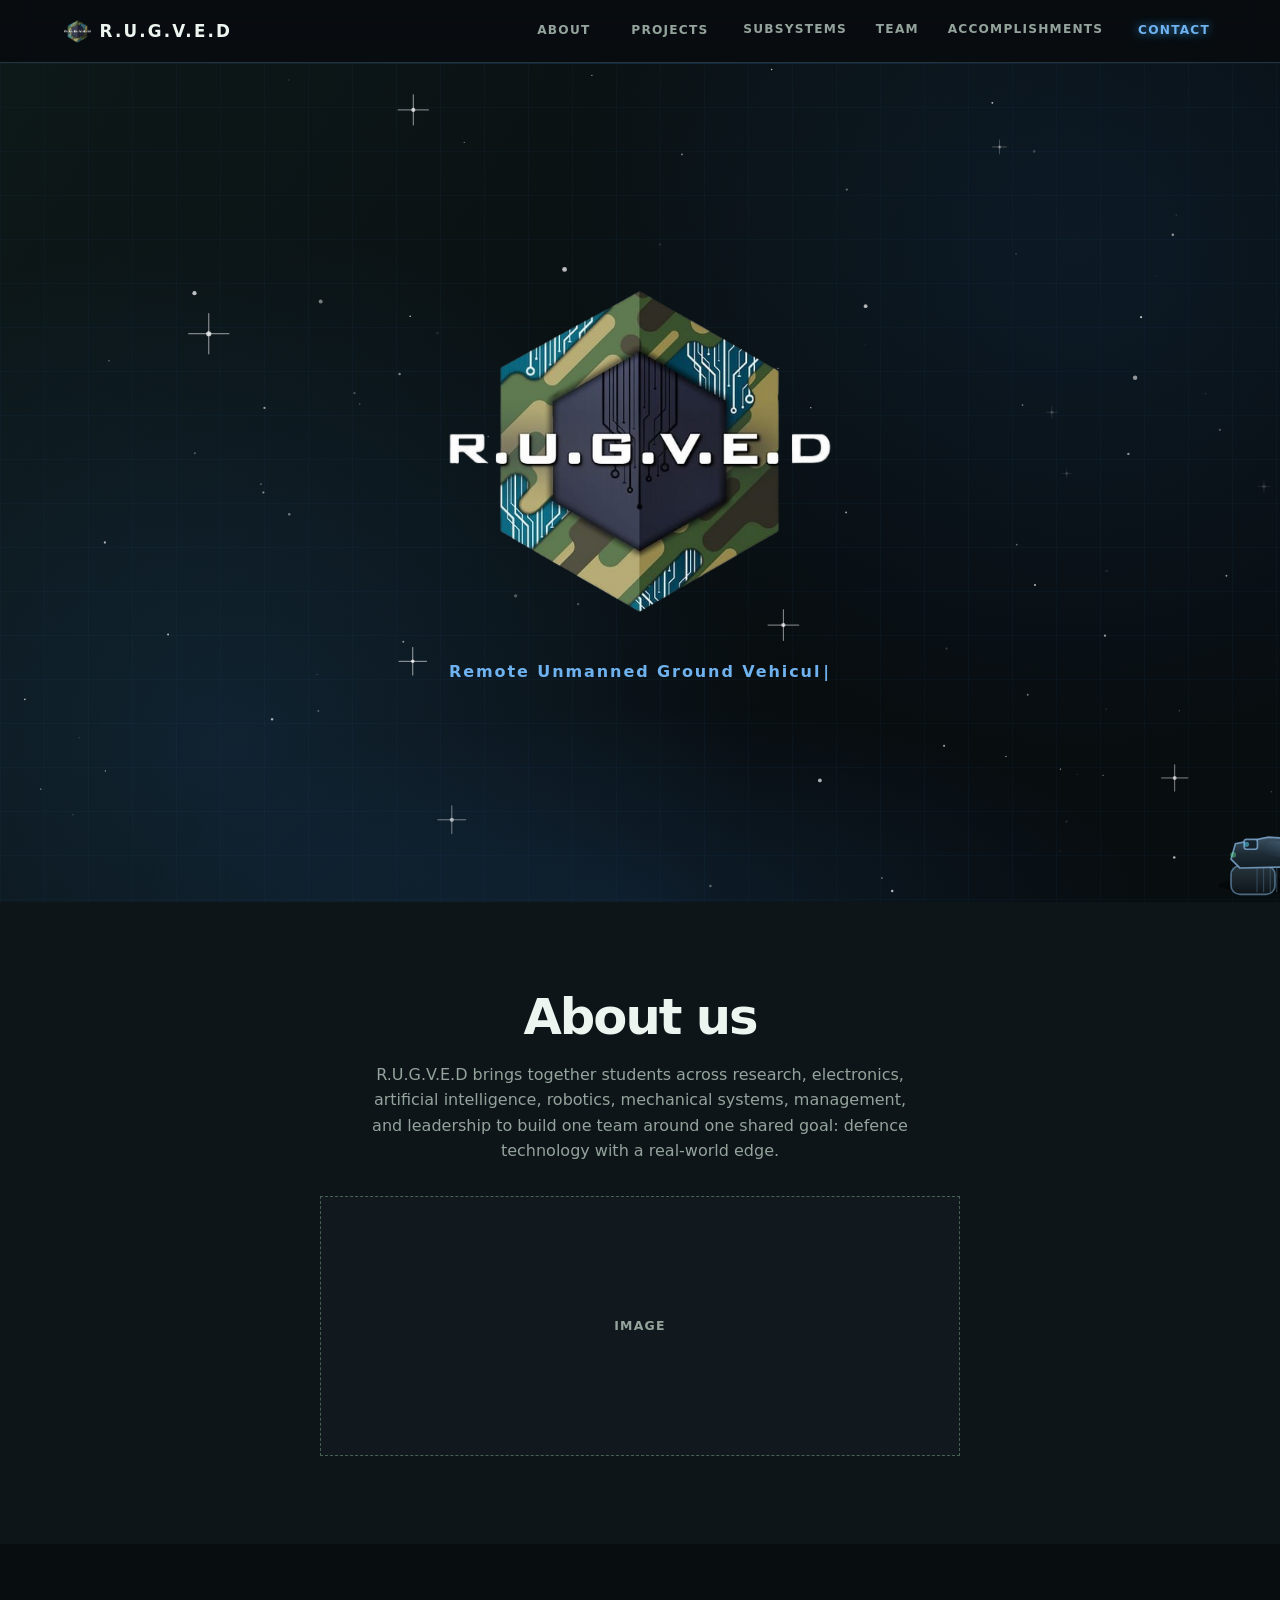
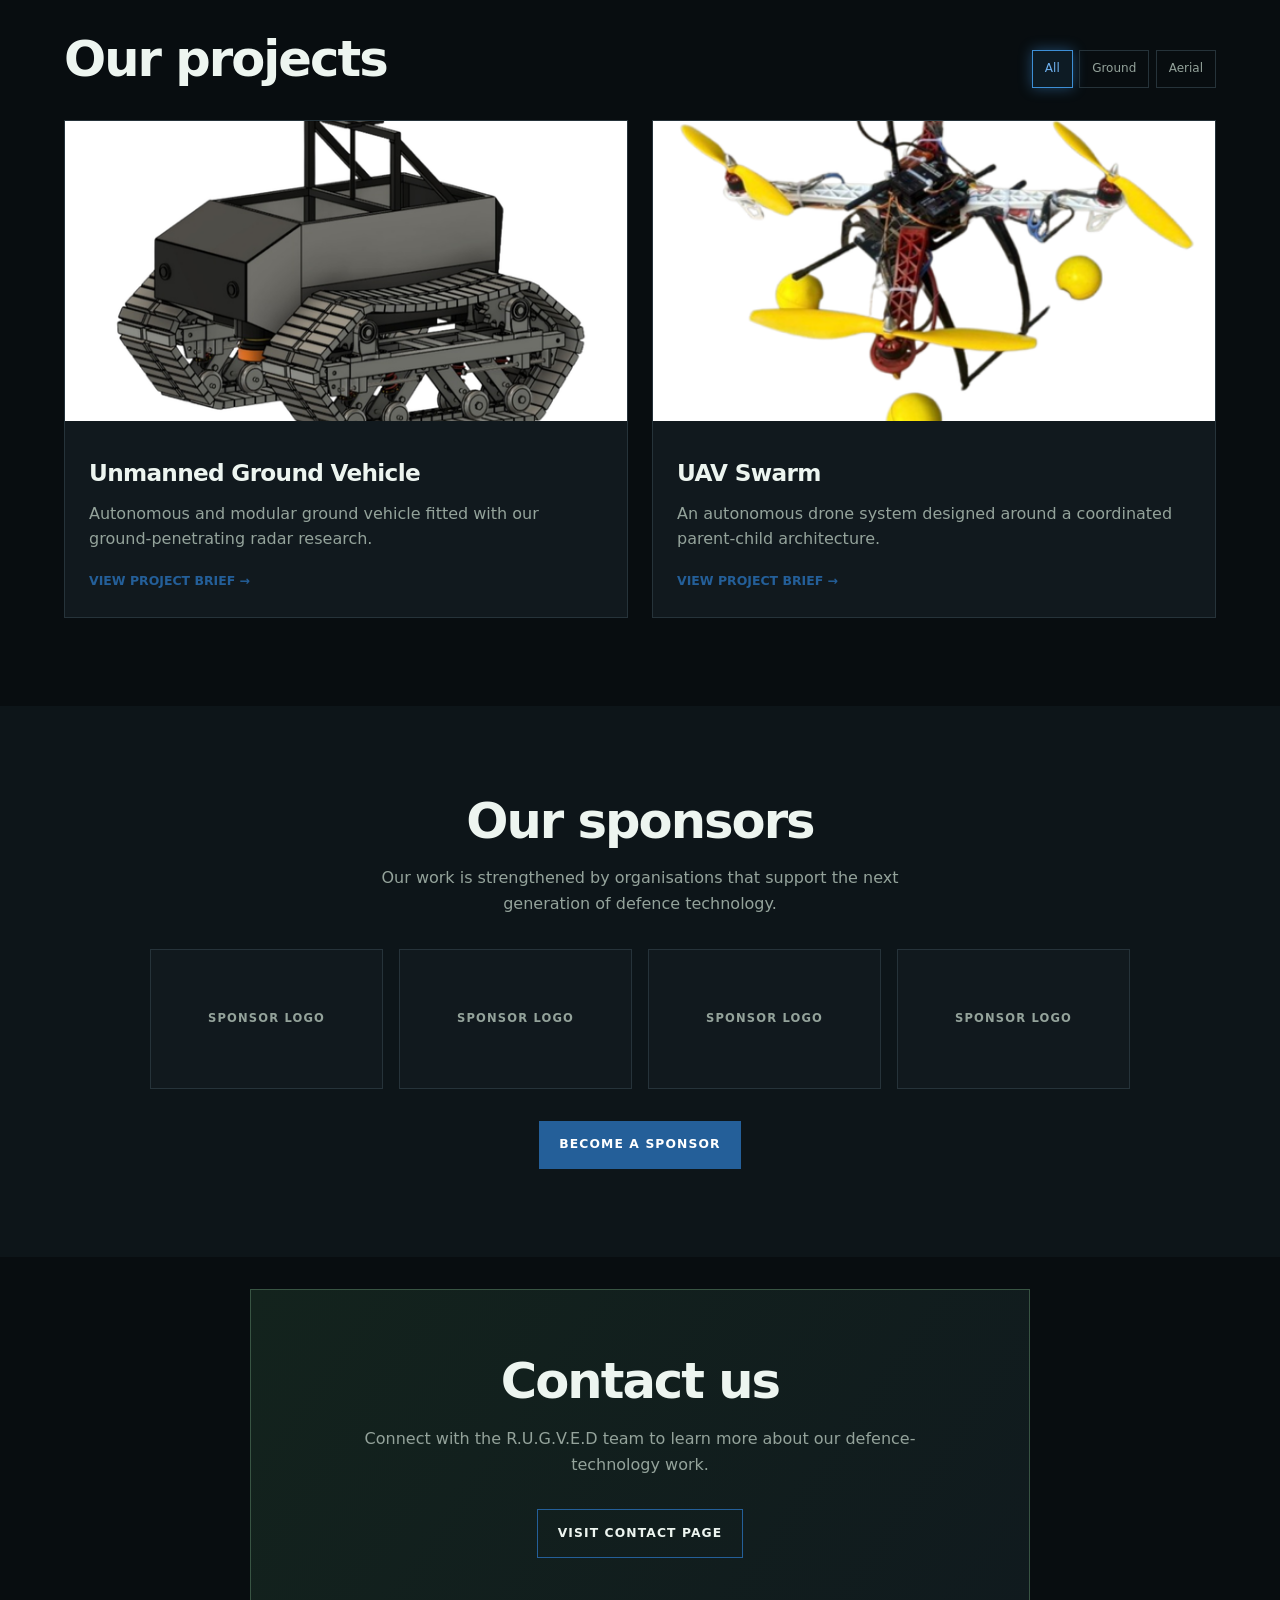
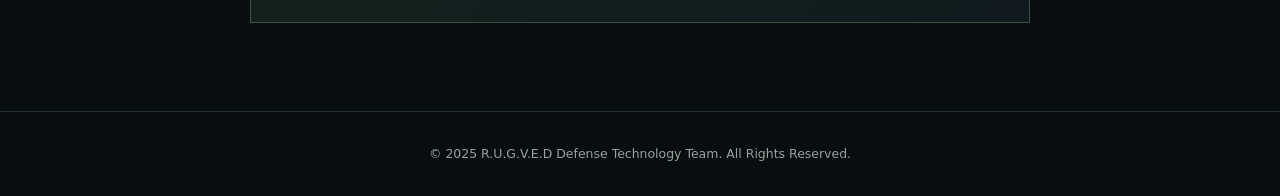
<file: index.html>
<!DOCTYPE html>
<html lang="en">
<head>
  <meta charset="UTF-8">
  <meta name="viewport" content="width=device-width, initial-scale=1.0">
  <meta name="description" content="R.U.G.V.E.D — Remote Unmanned Ground Vehicular Electronic Defence Systems.">
  <title>R.U.G.V.E.D</title>
  <link rel="stylesheet" href="style.css">
</head>
<body>
  <nav class="navbar">
    <a class="logo" href="index.html" aria-label="Go to landing page"><img class="navbar-logo" src="pictures/RUGVED_removedBG.png" alt="">R.U.G.V.E.D</a>
    <button class="menu-button" type="button" aria-expanded="false" aria-label="Toggle navigation">☰</button>
    <div class="nav-links">
      <button type="button" data-scroll="#about">About</button>
      <button type="button" data-scroll="#projects">Projects</button>
      <a href="subsystems.html">Subsystems</a>
      <a href="team.html">Team</a>
      <a href="accomplishments.html">Accomplishments</a>
      <button type="button" data-scroll="#join">Contact</button>
    </div>
  </nav>

  <main id="top">
    <header class="hero">
      <canvas class="particle-canvas" aria-hidden="true"></canvas>
      <div class="hero-grid">
        <div class="hero-content">
          <button class="hero-logo-button" type="button" data-scroll="#about" aria-label="Go to about section">
            <img class="hero-logo" src="pictures/RUGVED_removedBG.png" alt="R.U.G.V.E.D logo">
          </button>
        </div>
      </div>
    </header>

    <section id="about" class="about-section text-section">
      <h2>About us</h2>
      <p class="section-intro">R.U.G.V.E.D brings together students across research, electronics, artificial intelligence, robotics, mechanical systems, management, and leadership to build one team around one shared goal: defence technology with a real-world edge.</p>
      <div class="image-placeholder" title="Add image here">Image</div>
    </section>

    <section id="projects" class="projects-section">
      <div class="section-heading">
        <div>
          <h2>Our projects</h2>
        </div>
        <div class="filters" aria-label="Filter projects">
          <button class="active" type="button" data-filter="all">All</button>
          <button type="button" data-filter="ground">Ground</button>
          <button type="button" data-filter="aerial">Aerial</button>
        </div>
      </div>
      <div class="project-grid" id="project-grid">
        <article class="project-card">
          <img src="pictures/ugv.png" alt="Aegis unmanned ground vehicle">
          <div class="card-content">
            <h3>Unmanned Ground Vehicle</h3>
            <p>Autonomous and modular ground vehicle fitted with our ground-penetrating radar research.</p>
            <button class="details-button" type="button" data-project="ground">View project brief →</button>
          </div>
        </article>
        <article class="project-card">
          <img src="pictures/swarm.png" alt="Aegis UAV swarm">
          <div class="card-content">
            <h3>UAV Swarm</h3>
            <p>An autonomous drone system designed around a coordinated parent-child architecture.</p>
            <button class="details-button" type="button" data-project="aerial">View project brief →</button>
          </div>
        </article>
      </div>
    </section>

    <section id="sponsors" class="sponsors-section">
      <h2>Our sponsors</h2>
      <p class="section-intro">Our work is strengthened by organisations that support the next generation of defence technology.</p>
      <div class="sponsor-grid" aria-label="Sponsor logos">
        <div class="sponsor-logo">Sponsor logo</div>
        <div class="sponsor-logo">Sponsor logo</div>
        <div class="sponsor-logo">Sponsor logo</div>
        <div class="sponsor-logo">Sponsor logo</div>
      </div>
      <a href="https://rugved.co.in/#contact" class="btn sponsor-cta">Become a sponsor</a>
    </section>

    <section id="join" class="join-section">
      <div class="join-card">
        <h2>Contact us</h2>
        <p>Connect with the R.U.G.V.E.D team to learn more about our defence-technology work.</p>
        <a href="https://rugved.co.in/#contact" class="btn btn-secondary">Visit contact page</a>
      </div>
    </section>
  </main>

  <footer>© 2025 R.U.G.V.E.D Defense Technology Team. All Rights Reserved.</footer>

  <div class="modal-backdrop" id="project-modal" hidden>
    <section class="project-modal" role="dialog" aria-modal="true" aria-labelledby="modal-title">
      <button class="close-button" type="button" aria-label="Close project brief">×</button>
      <h2 id="modal-title"></h2>
      <p id="modal-detail"></p>
      <div class="tag-list" id="modal-tags"></div>
    </section>
  </div>

  <script>
    const projects = [
      {
        name: 'Unmanned Ground Vehicle',
        division: 'Ground division',
        type: 'ground',
        image: 'pictures/ugv.png',
        alt: 'Aegis unmanned ground vehicle',
        summary: 'Autonomous and modular ground vehicle fitted with our ground-penetrating radar research.',
        detail: 'Vanguard is an all-terrain test platform exploring real-time mapping, obstacle avoidance, and modular payload integration.',
        tags: ['Autonomy', 'Mapping', 'Modular']
      },
      {
        name: 'UAV Swarm',
        division: 'Aerial division',
        type: 'aerial',
        image: 'pictures/swarm.png',
        alt: 'Aegis UAV swarm',
        summary: 'An autonomous drone system designed around a coordinated parent-child architecture.',
        detail: 'Sentinel investigates how a small group of UAVs can coordinate sensing, navigation, and mission hand-offs.',
        tags: ['Swarm', 'Vision', 'Coordination']
      }
    ];

    const projectGrid = document.querySelector('#project-grid');
    const modal = document.querySelector('#project-modal');
    const menuButton = document.querySelector('.menu-button');
    const navLinks = document.querySelector('.nav-links');

    function renderProjects(filter = 'all') {
      const visibleProjects = filter === 'all' ? projects : projects.filter(project => project.type === filter);
      projectGrid.innerHTML = visibleProjects.map(project => `
        <article class="project-card">
          <img src="${project.image}" alt="${project.alt}">
          <div class="card-content">
            <h3>${project.name}</h3>
            <p>${project.summary}</p>
            <button class="details-button" type="button" data-project="${project.type}">View project brief →</button>
          </div>
        </article>
      `).join('');
    }

    function openModal(projectType) {
      const project = projects.find(item => item.type === projectType);
      if (!project) return;

      document.querySelector('#modal-title').textContent = project.name;
      document.querySelector('#modal-detail').textContent = project.detail;
      document.querySelector('#modal-tags').innerHTML = project.tags.map(tag => `<span>${tag}</span>`).join('');
      modal.hidden = false;
      document.querySelector('.close-button').focus();
    }

    function closeModal() {
      modal.hidden = true;
    }

    document.addEventListener('click', event => {
      const scrollTarget = event.target.closest('[data-scroll]');
      if (scrollTarget) {
        document.querySelector(scrollTarget.dataset.scroll)?.scrollIntoView({ behavior: 'smooth' });
        navLinks.classList.remove('is-open');
        menuButton.setAttribute('aria-expanded', 'false');
      }

      const filterButton = event.target.closest('[data-filter]');
      if (filterButton) {
        document.querySelectorAll('[data-filter]').forEach(button => button.classList.toggle('active', button === filterButton));
        renderProjects(filterButton.dataset.filter);
      }

      const detailsButton = event.target.closest('[data-project]');
      if (detailsButton) openModal(detailsButton.dataset.project);
      if (event.target.matches('.close-button') || event.target === modal) closeModal();
    });

    menuButton.addEventListener('click', () => {
      const isOpen = navLinks.classList.toggle('is-open');
      menuButton.setAttribute('aria-expanded', String(isOpen));
    });

    document.addEventListener('keydown', event => {
      if (event.key === 'Escape') closeModal();
    });

    renderProjects();
  </script>
  <script src="drones.js"></script>
  <script src="dynamic.js"></script>
</body>
</html>
</file>
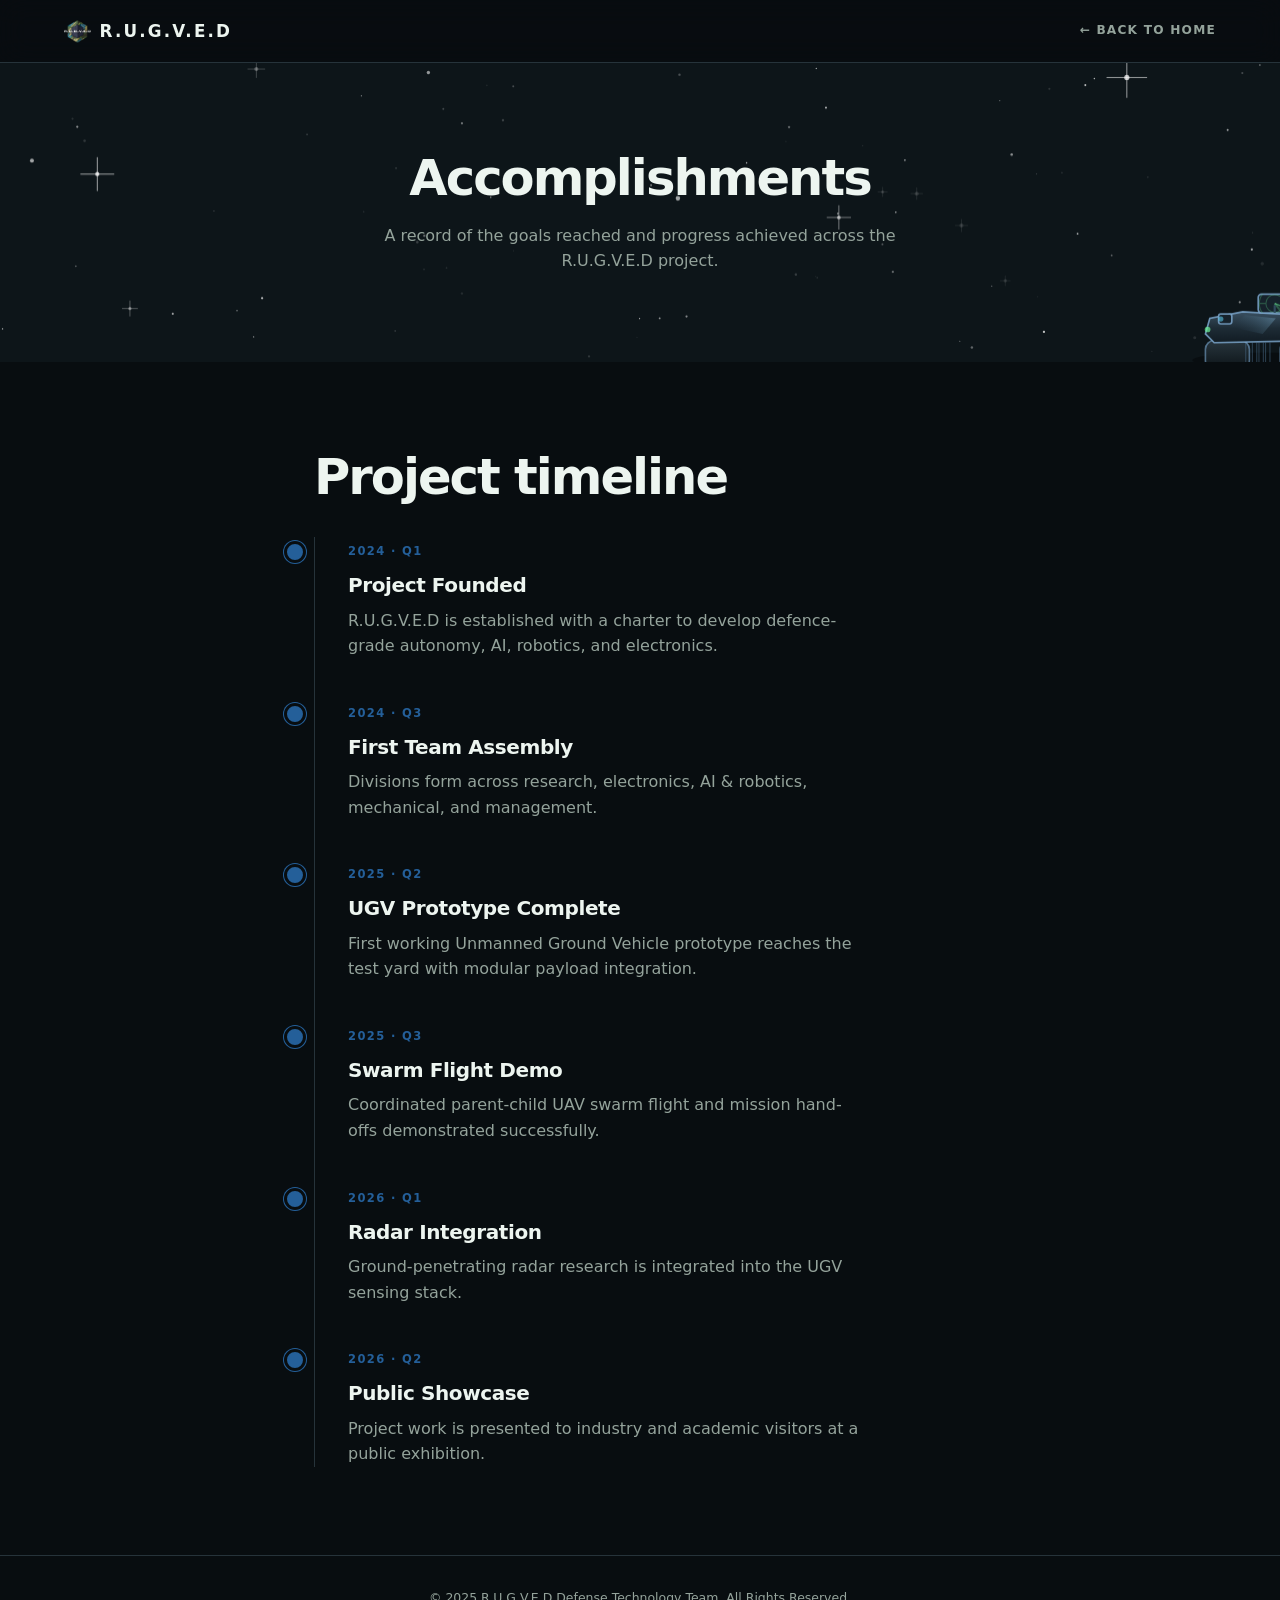
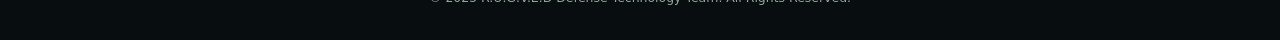
<file: accomplishments.html>
<!DOCTYPE html>
<html lang="en">
<head>
  <meta charset="UTF-8">
  <meta name="viewport" content="width=device-width, initial-scale=1.0">
  <meta name="description" content="Accomplishments and milestones achieved by R.U.G.V.E.D.">
  <title>Accomplishments | R.U.G.V.E.D</title>
  <link rel="stylesheet" href="style.css">
</head>
<body>
  <nav class="navbar">
    <a class="logo" href="index.html" aria-label="Go to home page"><img class="navbar-logo" src="pictures/RUGVED_removedBG.png" alt="">R.U.G.V.E.D</a>
    <a class="text-button" href="index.html">← Back to home</a>
  </nav>

  <main>
    <section class="about-section">
      <canvas class="particle-canvas" aria-hidden="true"></canvas>
      <h1>Accomplishments</h1>
      <p class="section-intro">A record of the goals reached and progress achieved across the R.U.G.V.E.D project.</p>
    </section>

    <section class="timeline-section">
      <div class="section-heading">
        <div>
          <h2>Project timeline</h2>
        </div>
      </div>
      <ol class="timeline">
        <li class="timeline-item">
          <span class="timeline-date">2024 · Q1</span>
          <h3>Project Founded</h3>
          <p>R.U.G.V.E.D is established with a charter to develop defence-grade autonomy, AI, robotics, and electronics.</p>
        </li>
        <li class="timeline-item">
          <span class="timeline-date">2024 · Q3</span>
          <h3>First Team Assembly</h3>
          <p>Divisions form across research, electronics, AI &amp; robotics, mechanical, and management.</p>
        </li>
        <li class="timeline-item">
          <span class="timeline-date">2025 · Q2</span>
          <h3>UGV Prototype Complete</h3>
          <p>First working Unmanned Ground Vehicle prototype reaches the test yard with modular payload integration.</p>
        </li>
        <li class="timeline-item">
          <span class="timeline-date">2025 · Q3</span>
          <h3>Swarm Flight Demo</h3>
          <p>Coordinated parent-child UAV swarm flight and mission hand-offs demonstrated successfully.</p>
        </li>
        <li class="timeline-item">
          <span class="timeline-date">2026 · Q1</span>
          <h3>Radar Integration</h3>
          <p>Ground-penetrating radar research is integrated into the UGV sensing stack.</p>
        </li>
        <li class="timeline-item">
          <span class="timeline-date">2026 · Q2</span>
          <h3>Public Showcase</h3>
          <p>Project work is presented to industry and academic visitors at a public exhibition.</p>
        </li>
      </ol>
    </section>
  </main>

  <footer>© 2025 R.U.G.V.E.D Defense Technology Team. All Rights Reserved.</footer>
  <script src="drones.js"></script>
</body>
</html>
</file>
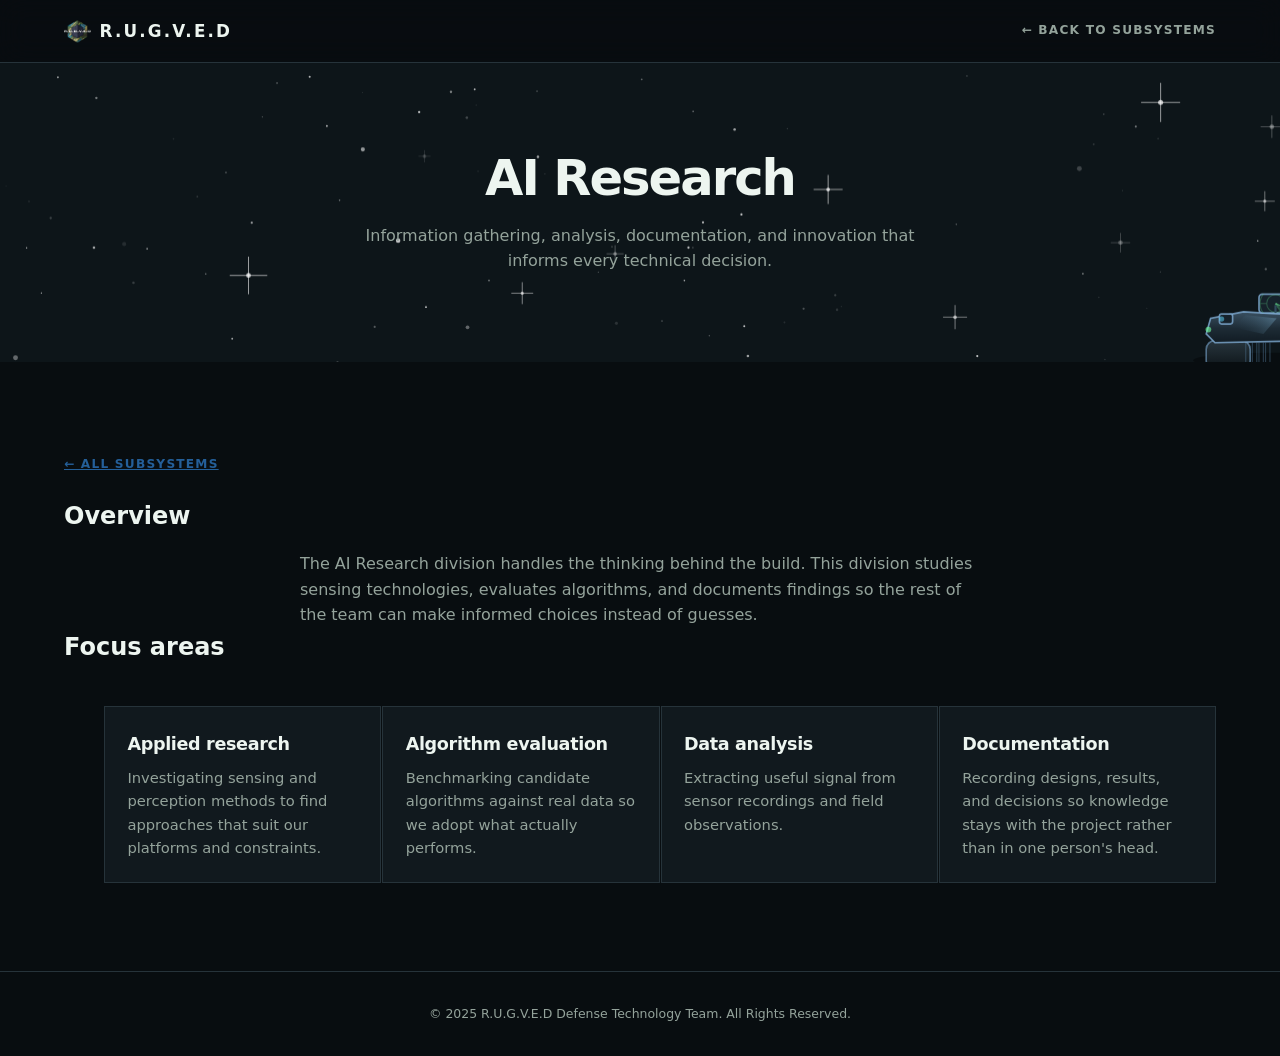
<file: subsystem-ai-research.html>
<!DOCTYPE html>
<html lang="en">
<head>
  <meta charset="UTF-8">
  <meta name="viewport" content="width=device-width, initial-scale=1.0">
  <meta name="description" content="The AI Research subsystem of R.U.G.V.E.D — analysis, documentation, and applied research.">
  <title>AI Research | R.U.G.V.E.D</title>
  <link rel="stylesheet" href="style.css">
</head>
<body>
  <nav class="navbar">
    <a class="logo" href="index.html" aria-label="Go to home page"><img class="navbar-logo" src="pictures/RUGVED_removedBG.png" alt="">R.U.G.V.E.D</a>
    <a class="text-button" href="subsystems.html">&#8592; Back to subsystems</a>
  </nav>

  <main>
    <section class="about-section">
      <canvas class="particle-canvas" aria-hidden="true"></canvas>
      <h1>AI Research</h1>
      <p class="section-intro">Information gathering, analysis, documentation, and innovation that informs every technical decision.</p>
    </section>

    <section class="projects-section">
      <a class="back-link" href="subsystems.html">&#8592; All subsystems</a>
      <h2>Overview</h2>
      <p class="detail-intro">The AI Research division handles the thinking behind the build. This division studies sensing technologies, evaluates algorithms, and documents findings so the rest of the team can make informed choices instead of guesses.</p>

      <h2>Focus areas</h2>
      <ul class="focus-list">
        <li>
          <h3>Applied research</h3>
          <p>Investigating sensing and perception methods to find approaches that suit our platforms and constraints.</p>
        </li>
        <li>
          <h3>Algorithm evaluation</h3>
          <p>Benchmarking candidate algorithms against real data so we adopt what actually performs.</p>
        </li>
        <li>
          <h3>Data analysis</h3>
          <p>Extracting useful signal from sensor recordings and field observations.</p>
        </li>
        <li>
          <h3>Documentation</h3>
          <p>Recording designs, results, and decisions so knowledge stays with the project rather than in one person's head.</p>
        </li>
      </ul>
    </section>
  </main>

  <footer>&#169; 2025 R.U.G.V.E.D Defense Technology Team. All Rights Reserved.</footer>
  <script src="drones.js"></script>
</body>
</html>
</file>
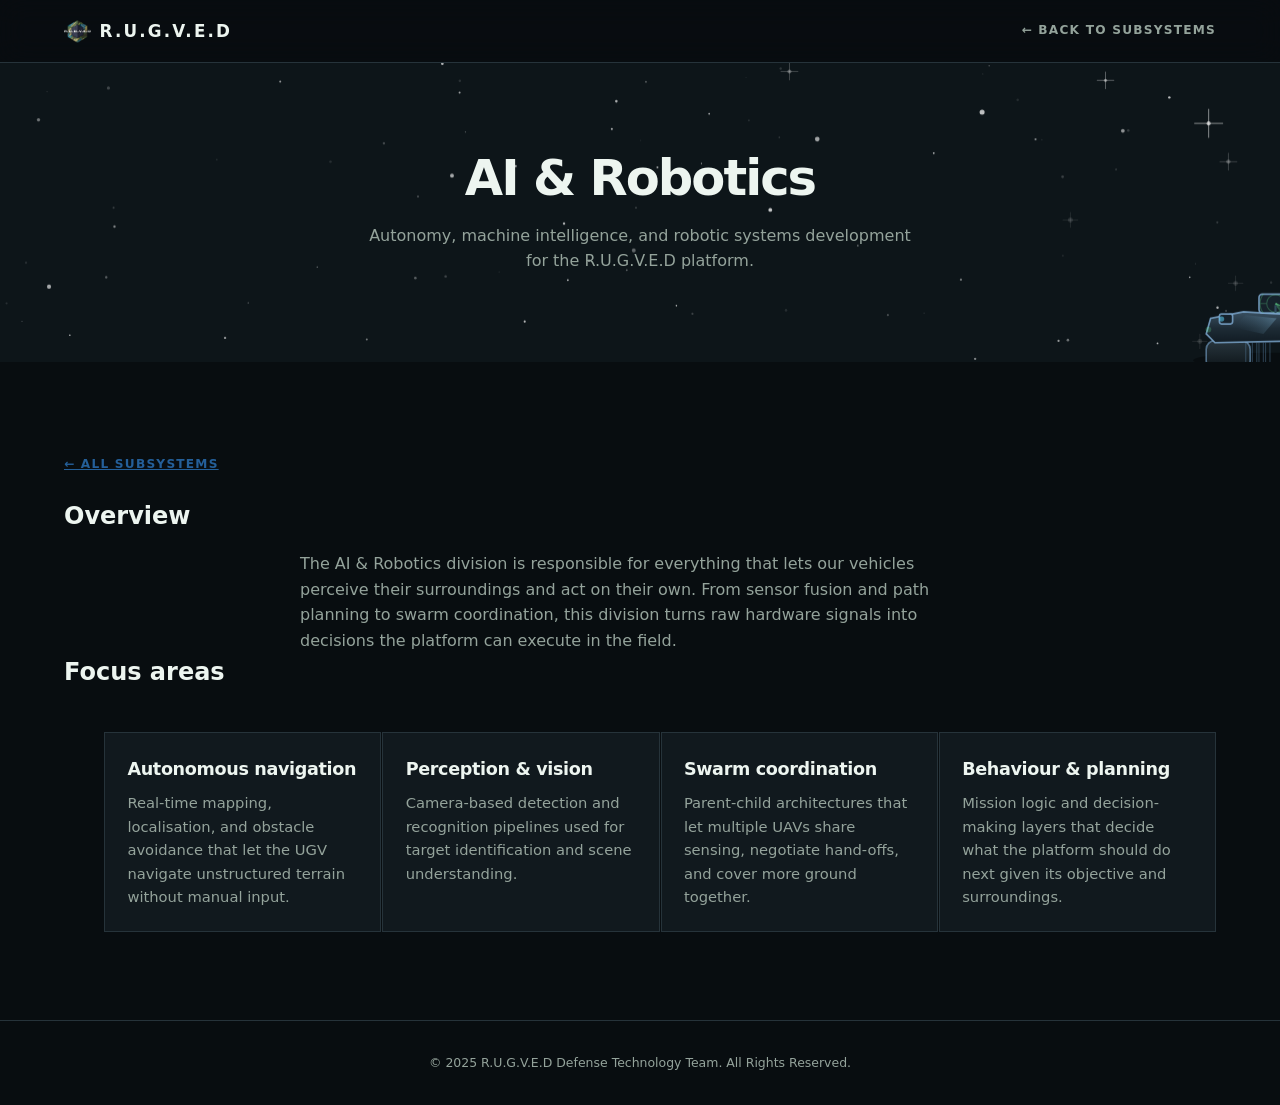
<file: subsystem-ai-robotics.html>
<!DOCTYPE html>
<html lang="en">
<head>
  <meta charset="UTF-8">
  <meta name="viewport" content="width=device-width, initial-scale=1.0">
  <meta name="description" content="The AI &amp; Robotics subsystem of R.U.G.V.E.D — autonomy, perception, and machine intelligence.">
  <title>AI &amp; Robotics | R.U.G.V.E.D</title>
  <link rel="stylesheet" href="style.css">
</head>
<body>
  <nav class="navbar">
    <a class="logo" href="index.html" aria-label="Go to home page"><img class="navbar-logo" src="pictures/RUGVED_removedBG.png" alt="">R.U.G.V.E.D</a>
    <a class="text-button" href="subsystems.html">← Back to subsystems</a>
  </nav>

  <main>
    <section class="about-section">
      <canvas class="particle-canvas" aria-hidden="true"></canvas>
      <h1>AI &amp; Robotics</h1>
      <p class="section-intro">Autonomy, machine intelligence, and robotic systems development for the R.U.G.V.E.D platform.</p>
    </section>

    <section class="projects-section">
      <a class="back-link" href="subsystems.html">← All subsystems</a>
      <h2>Overview</h2>
      <p class="detail-intro">The AI &amp; Robotics division is responsible for everything that lets our vehicles perceive their surroundings and act on their own. From sensor fusion and path planning to swarm coordination, this division turns raw hardware signals into decisions the platform can execute in the field.</p>

      <h2>Focus areas</h2>
      <ul class="focus-list">
        <li>
          <h3>Autonomous navigation</h3>
          <p>Real-time mapping, localisation, and obstacle avoidance that let the UGV navigate unstructured terrain without manual input.</p>
        </li>
        <li>
          <h3>Perception &amp; vision</h3>
          <p>Camera-based detection and recognition pipelines used for target identification and scene understanding.</p>
        </li>
        <li>
          <h3>Swarm coordination</h3>
          <p>Parent-child architectures that let multiple UAVs share sensing, negotiate hand-offs, and cover more ground together.</p>
        </li>
        <li>
          <h3>Behaviour &amp; planning</h3>
          <p>Mission logic and decision-making layers that decide what the platform should do next given its objective and surroundings.</p>
        </li>
      </ul>
    </section>
  </main>

  <footer>© 2025 R.U.G.V.E.D Defense Technology Team. All Rights Reserved.</footer>
  <script src="drones.js"></script>
</body>
</html>
</file>
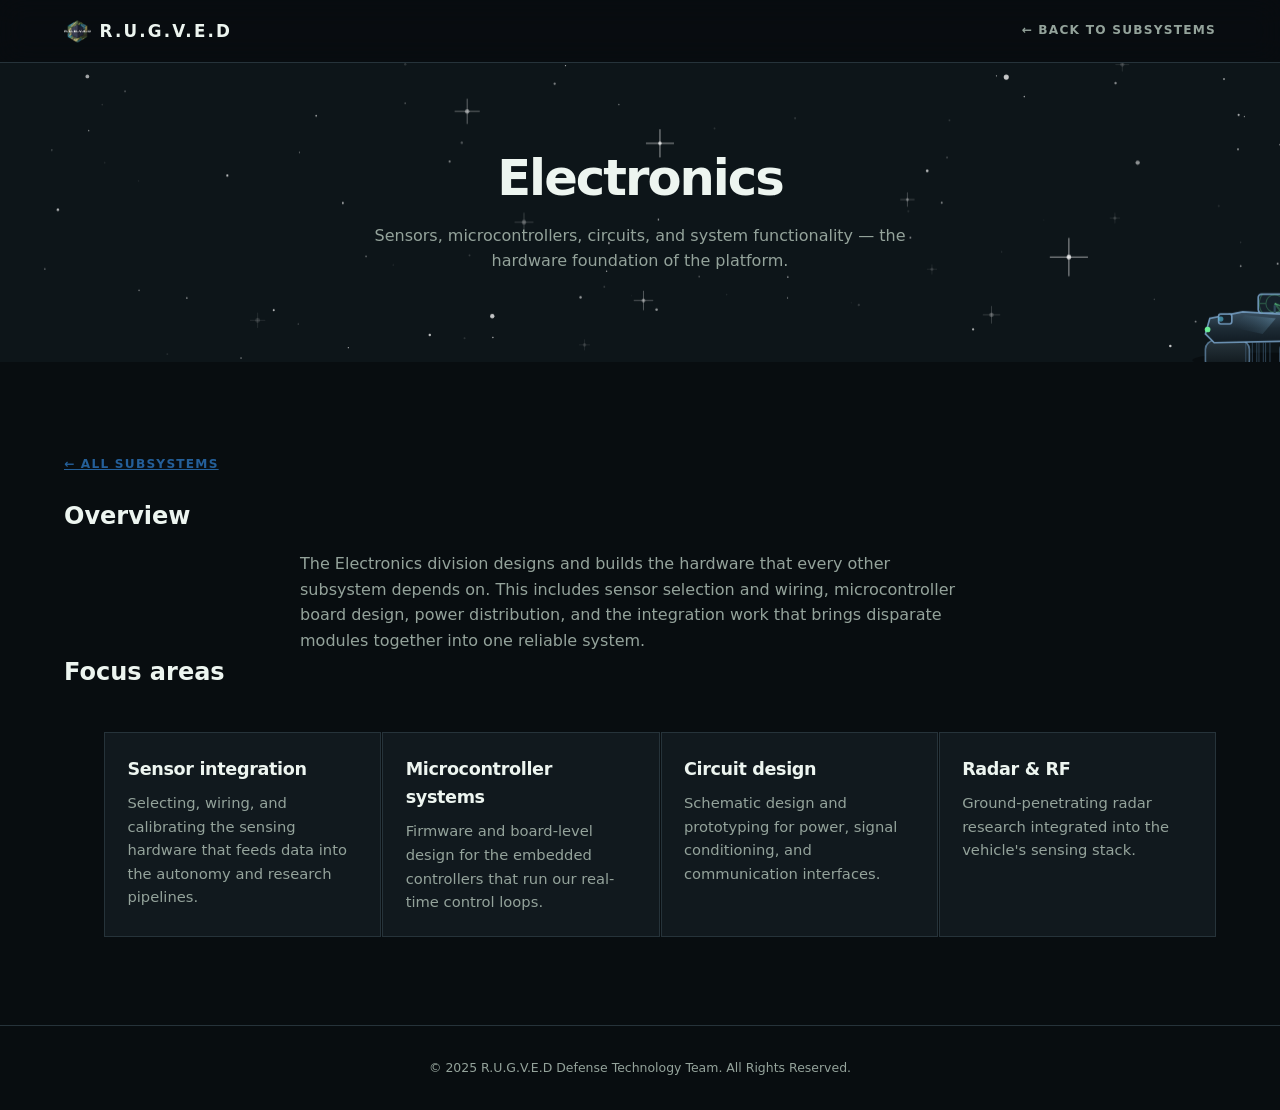
<file: subsystem-electronics.html>
<!DOCTYPE html>
<html lang="en">
<head>
  <meta charset="UTF-8">
  <meta name="viewport" content="width=device-width, initial-scale=1.0">
  <meta name="description" content="The Electronics subsystem of R.U.G.V.E.D — sensors, microcontrollers, and circuit design.">
  <title>Electronics | R.U.G.V.E.D</title>
  <link rel="stylesheet" href="style.css">
</head>
<body>
  <nav class="navbar">
    <a class="logo" href="index.html" aria-label="Go to home page"><img class="navbar-logo" src="pictures/RUGVED_removedBG.png" alt="">R.U.G.V.E.D</a>
    <a class="text-button" href="subsystems.html">← Back to subsystems</a>
  </nav>

  <main>
    <section class="about-section">
      <canvas class="particle-canvas" aria-hidden="true"></canvas>
      <h1>Electronics</h1>
      <p class="section-intro">Sensors, microcontrollers, circuits, and system functionality — the hardware foundation of the platform.</p>
    </section>

    <section class="projects-section">
      <a class="back-link" href="subsystems.html">← All subsystems</a>
      <h2>Overview</h2>
      <p class="detail-intro">The Electronics division designs and builds the hardware that every other subsystem depends on. This includes sensor selection and wiring, microcontroller board design, power distribution, and the integration work that brings disparate modules together into one reliable system.</p>

      <h2>Focus areas</h2>
      <ul class="focus-list">
        <li>
          <h3>Sensor integration</h3>
          <p>Selecting, wiring, and calibrating the sensing hardware that feeds data into the autonomy and research pipelines.</p>
        </li>
        <li>
          <h3>Microcontroller systems</h3>
          <p>Firmware and board-level design for the embedded controllers that run our real-time control loops.</p>
        </li>
        <li>
          <h3>Circuit design</h3>
          <p>Schematic design and prototyping for power, signal conditioning, and communication interfaces.</p>
        </li>
        <li>
          <h3>Radar &amp; RF</h3>
          <p>Ground-penetrating radar research integrated into the vehicle's sensing stack.</p>
        </li>
      </ul>
    </section>
  </main>

  <footer>© 2025 R.U.G.V.E.D Defense Technology Team. All Rights Reserved.</footer>
  <script src="drones.js"></script>
</body>
</html>
</file>
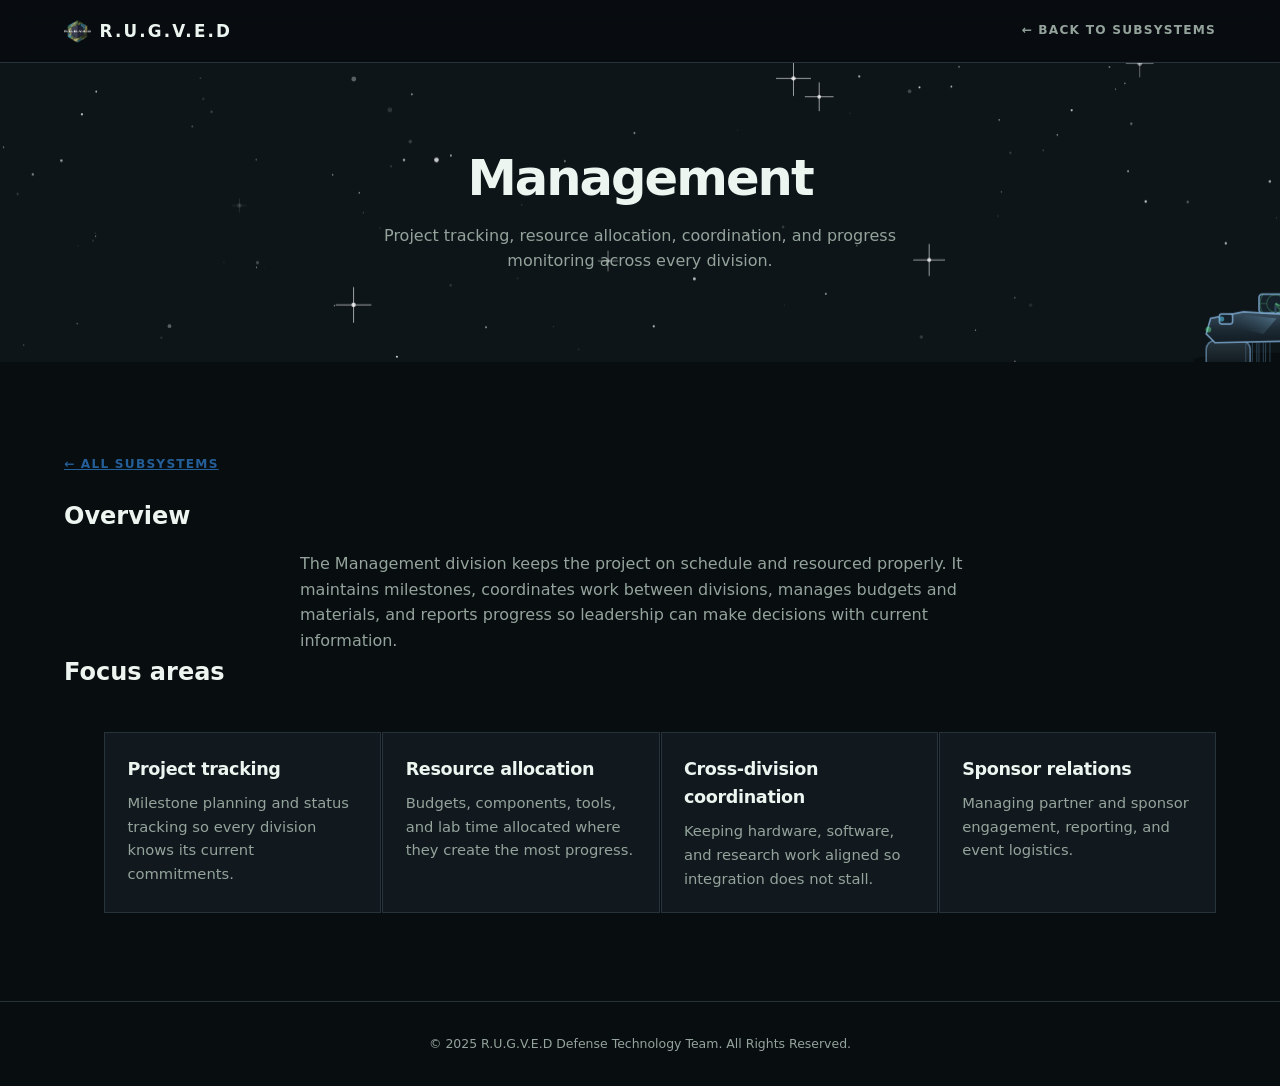
<file: subsystem-management.html>
<!DOCTYPE html>
<html lang="en">
<head>
  <meta charset="UTF-8">
  <meta name="viewport" content="width=device-width, initial-scale=1.0">
  <meta name="description" content="The Management subsystem of R.U.G.V.E.D — project tracking, resources, and coordination.">
  <title>Management | R.U.G.V.E.D</title>
  <link rel="stylesheet" href="style.css">
</head>
<body>
  <nav class="navbar">
    <a class="logo" href="index.html" aria-label="Go to home page"><img class="navbar-logo" src="pictures/RUGVED_removedBG.png" alt="">R.U.G.V.E.D</a>
    <a class="text-button" href="subsystems.html">&#8592; Back to subsystems</a>
  </nav>

  <main>
    <section class="about-section">
      <canvas class="particle-canvas" aria-hidden="true"></canvas>
      <h1>Management</h1>
      <p class="section-intro">Project tracking, resource allocation, coordination, and progress monitoring across every division.</p>
    </section>

    <section class="projects-section">
      <a class="back-link" href="subsystems.html">&#8592; All subsystems</a>
      <h2>Overview</h2>
      <p class="detail-intro">The Management division keeps the project on schedule and resourced properly. It maintains milestones, coordinates work between divisions, manages budgets and materials, and reports progress so leadership can make decisions with current information.</p>

      <h2>Focus areas</h2>
      <ul class="focus-list">
        <li>
          <h3>Project tracking</h3>
          <p>Milestone planning and status tracking so every division knows its current commitments.</p>
        </li>
        <li>
          <h3>Resource allocation</h3>
          <p>Budgets, components, tools, and lab time allocated where they create the most progress.</p>
        </li>
        <li>
          <h3>Cross-division coordination</h3>
          <p>Keeping hardware, software, and research work aligned so integration does not stall.</p>
        </li>
        <li>
          <h3>Sponsor relations</h3>
          <p>Managing partner and sponsor engagement, reporting, and event logistics.</p>
        </li>
      </ul>
    </section>
  </main>

  <footer>&#169; 2025 R.U.G.V.E.D Defense Technology Team. All Rights Reserved.</footer>
  <script src="drones.js"></script>
</body>
</html>
</file>
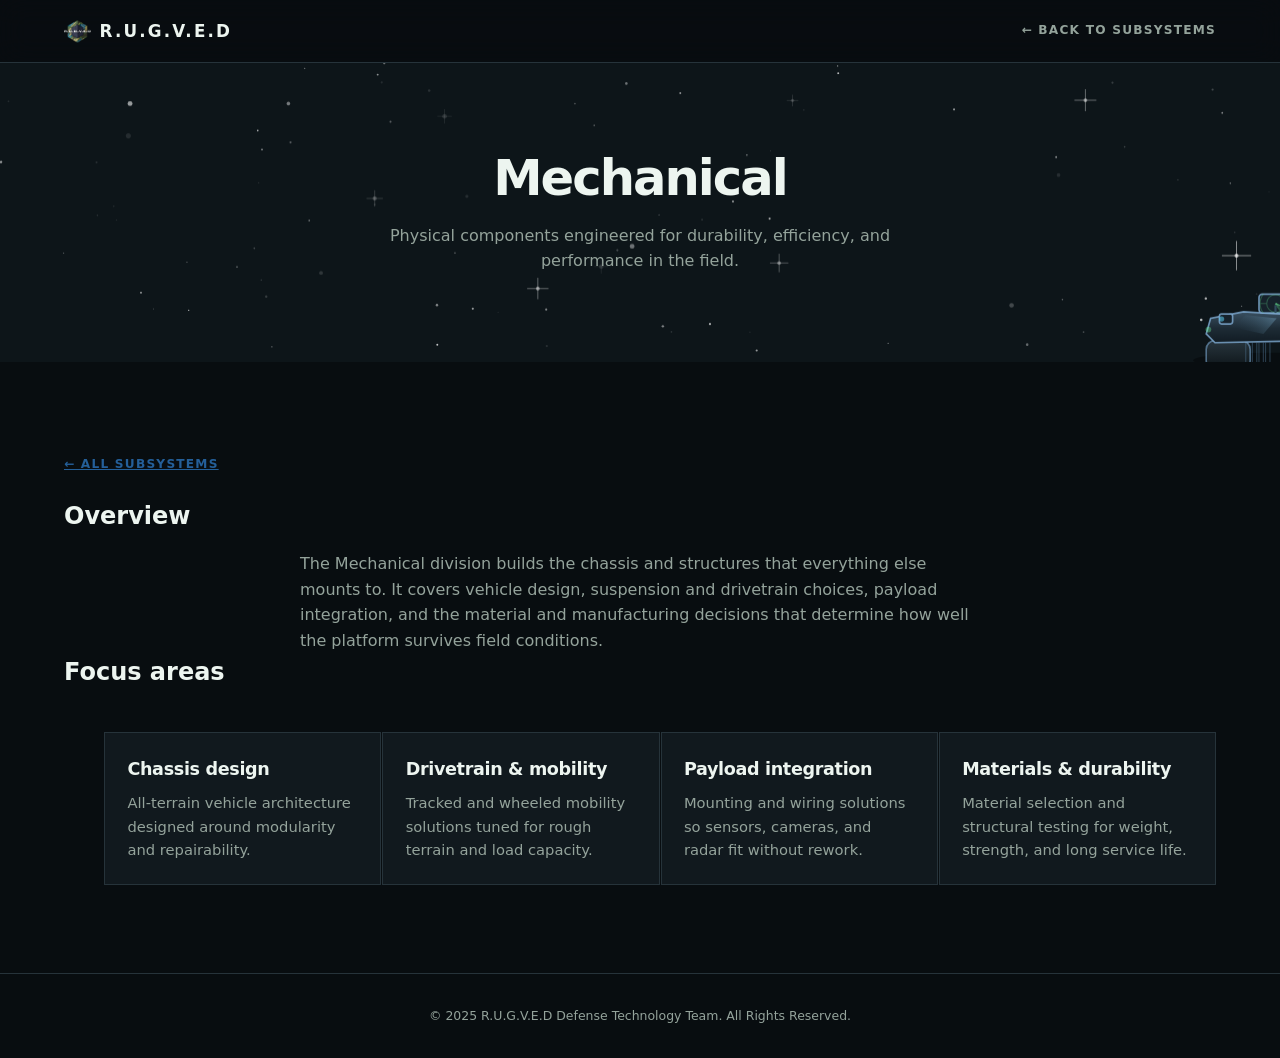
<file: subsystem-mechanical.html>
<!DOCTYPE html>
<html lang="en">
<head>
  <meta charset="UTF-8">
  <meta name="viewport" content="width=device-width, initial-scale=1.0">
  <meta name="description" content="The Mechanical subsystem of R.U.G.V.E.D — physical design, durability, and vehicle performance.">
  <title>Mechanical | R.U.G.V.E.D</title>
  <link rel="stylesheet" href="style.css">
</head>
<body>
  <nav class="navbar">
    <a class="logo" href="index.html" aria-label="Go to home page"><img class="navbar-logo" src="pictures/RUGVED_removedBG.png" alt="">R.U.G.V.E.D</a>
    <a class="text-button" href="subsystems.html">&#8592; Back to subsystems</a>
  </nav>

  <main>
    <section class="about-section">
      <canvas class="particle-canvas" aria-hidden="true"></canvas>
      <h1>Mechanical</h1>
      <p class="section-intro">Physical components engineered for durability, efficiency, and performance in the field.</p>
    </section>

    <section class="projects-section">
      <a class="back-link" href="subsystems.html">&#8592; All subsystems</a>
      <h2>Overview</h2>
      <p class="detail-intro">The Mechanical division builds the chassis and structures that everything else mounts to. It covers vehicle design, suspension and drivetrain choices, payload integration, and the material and manufacturing decisions that determine how well the platform survives field conditions.</p>

      <h2>Focus areas</h2>
      <ul class="focus-list">
        <li>
          <h3>Chassis design</h3>
          <p>All-terrain vehicle architecture designed around modularity and repairability.</p>
        </li>
        <li>
          <h3>Drivetrain &amp; mobility</h3>
          <p>Tracked and wheeled mobility solutions tuned for rough terrain and load capacity.</p>
        </li>
        <li>
          <h3>Payload integration</h3>
          <p>Mounting and wiring solutions so sensors, cameras, and radar fit without rework.</p>
        </li>
        <li>
          <h3>Materials &amp; durability</h3>
          <p>Material selection and structural testing for weight, strength, and long service life.</p>
        </li>
      </ul>
    </section>
  </main>

  <footer>&#169; 2025 R.U.G.V.E.D Defense Technology Team. All Rights Reserved.</footer>
  <script src="drones.js"></script>
</body>
</html>
</file>
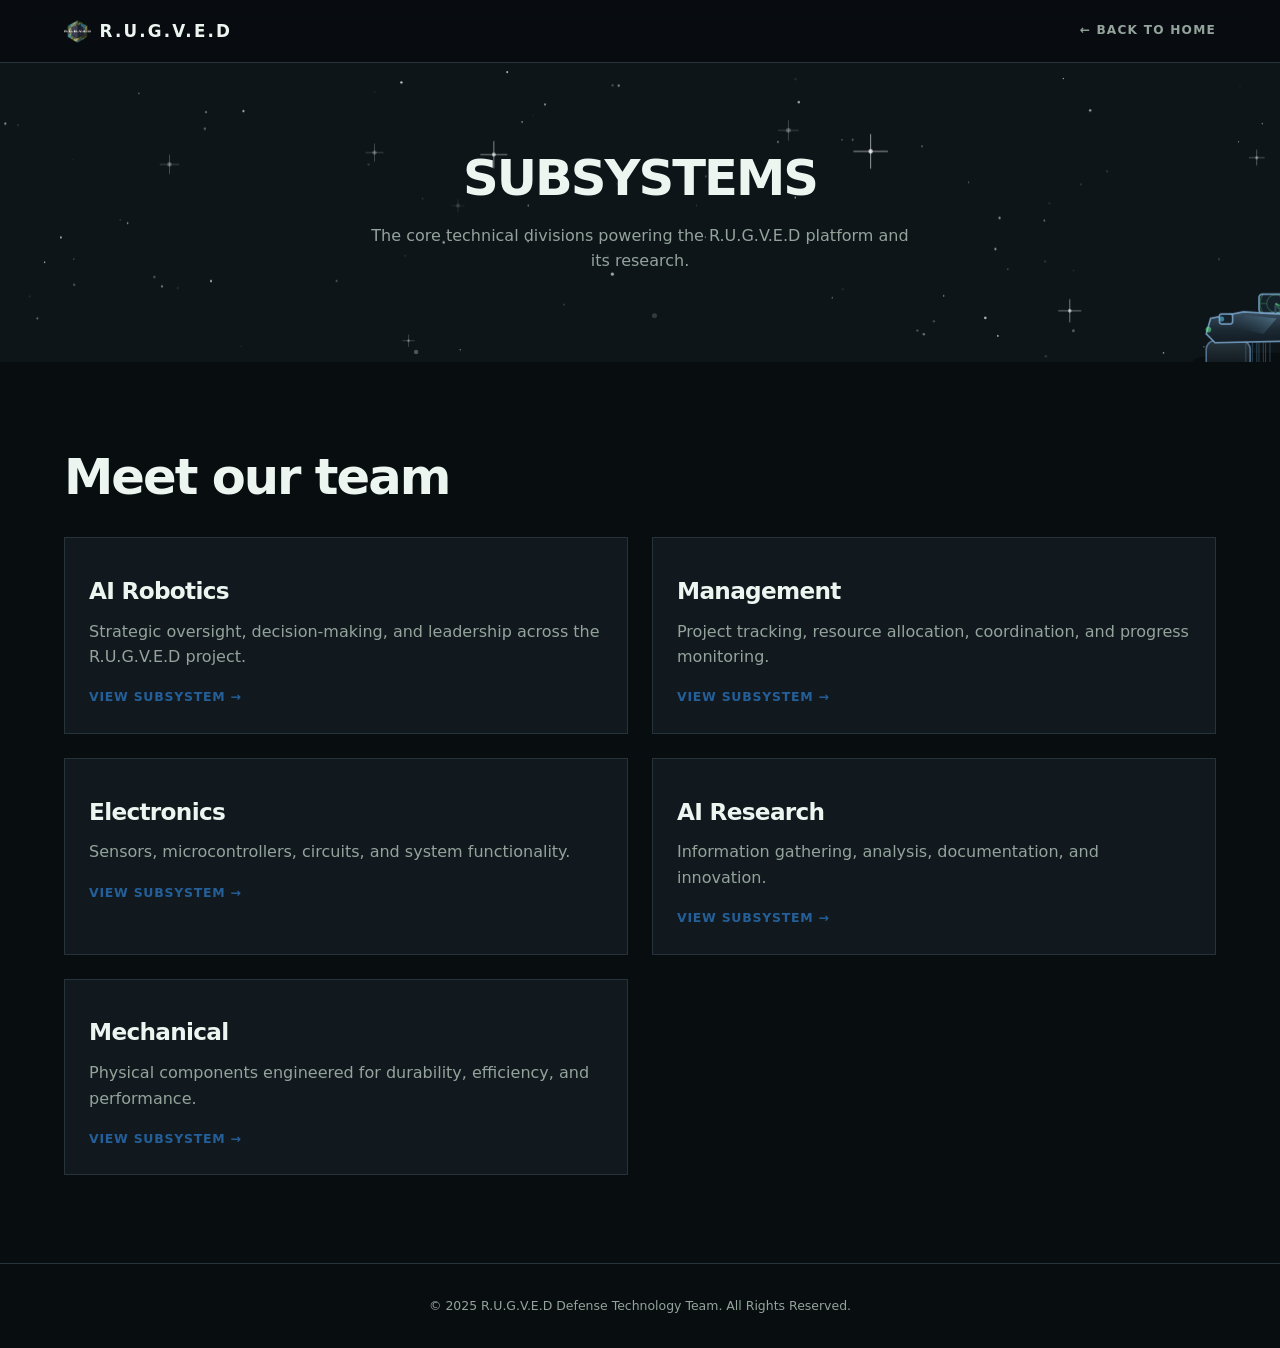
<file: subsystems.html>
<!DOCTYPE html>
<html lang="en">
<head>
  <meta charset="UTF-8">
  <meta name="viewport" content="width=device-width, initial-scale=1.0">
  <meta name="description" content="Explore the R.U.G.V.E.D subsystems.">
  <title>Subsystems | R.U.G.V.E.D</title>
  <link rel="stylesheet" href="style.css">
</head>
<body>
  <nav class="navbar">
    <a class="logo" href="index.html" aria-label="Go to home page"><img class="navbar-logo" src="pictures/RUGVED_removedBG.png" alt="">R.U.G.V.E.D</a>
    <a class="text-button" href="index.html">← Back to home</a>
  </nav>

  <main>
    <section class="about-section">
      <canvas class="particle-canvas" aria-hidden="true"></canvas>
      <h1>SUBSYSTEMS</h1>
      <p class="section-intro">The core technical divisions powering the R.U.G.V.E.D platform and its research.</p>
    </section>

    <section class="projects-section">
      <div class="section-heading">
        <div>
          <h2>Meet our team</h2>
        </div>
      </div>
      <div class="project-grid team-grid">
        <a class="project-card card-link" href="subsystem-ai-robotics.html"><div class="card-content"><h3>AI Robotics</h3><p>Strategic oversight, decision-making, and leadership across the R.U.G.V.E.D project.</p><span class="card-more">View subsystem &rarr;</span></div></a>
        <a class="project-card card-link" href="subsystem-management.html"><div class="card-content"><h3>Management</h3><p>Project tracking, resource allocation, coordination, and progress monitoring.</p><span class="card-more">View subsystem &rarr;</span></div></a>
        <a class="project-card card-link" href="subsystem-electronics.html"><div class="card-content"><h3>Electronics</h3><p>Sensors, microcontrollers, circuits, and system functionality.</p><span class="card-more">View subsystem &rarr;</span></div></a>
        <a class="project-card card-link" href="subsystem-ai-research.html"><div class="card-content"><h3>AI Research</h3><p>Information gathering, analysis, documentation, and innovation.</p><span class="card-more">View subsystem &rarr;</span></div></a>
        <a class="project-card card-link" href="subsystem-mechanical.html"><div class="card-content"><h3>Mechanical</h3><p>Physical components engineered for durability, efficiency, and performance.</p><span class="card-more">View subsystem &rarr;</span></div></a>
      </div>
    </section>
  </main>

  <footer>© 2025 R.U.G.V.E.D Defense Technology Team. All Rights Reserved.</footer>
  <script src="drones.js"></script>
</body>
</html>
</file>
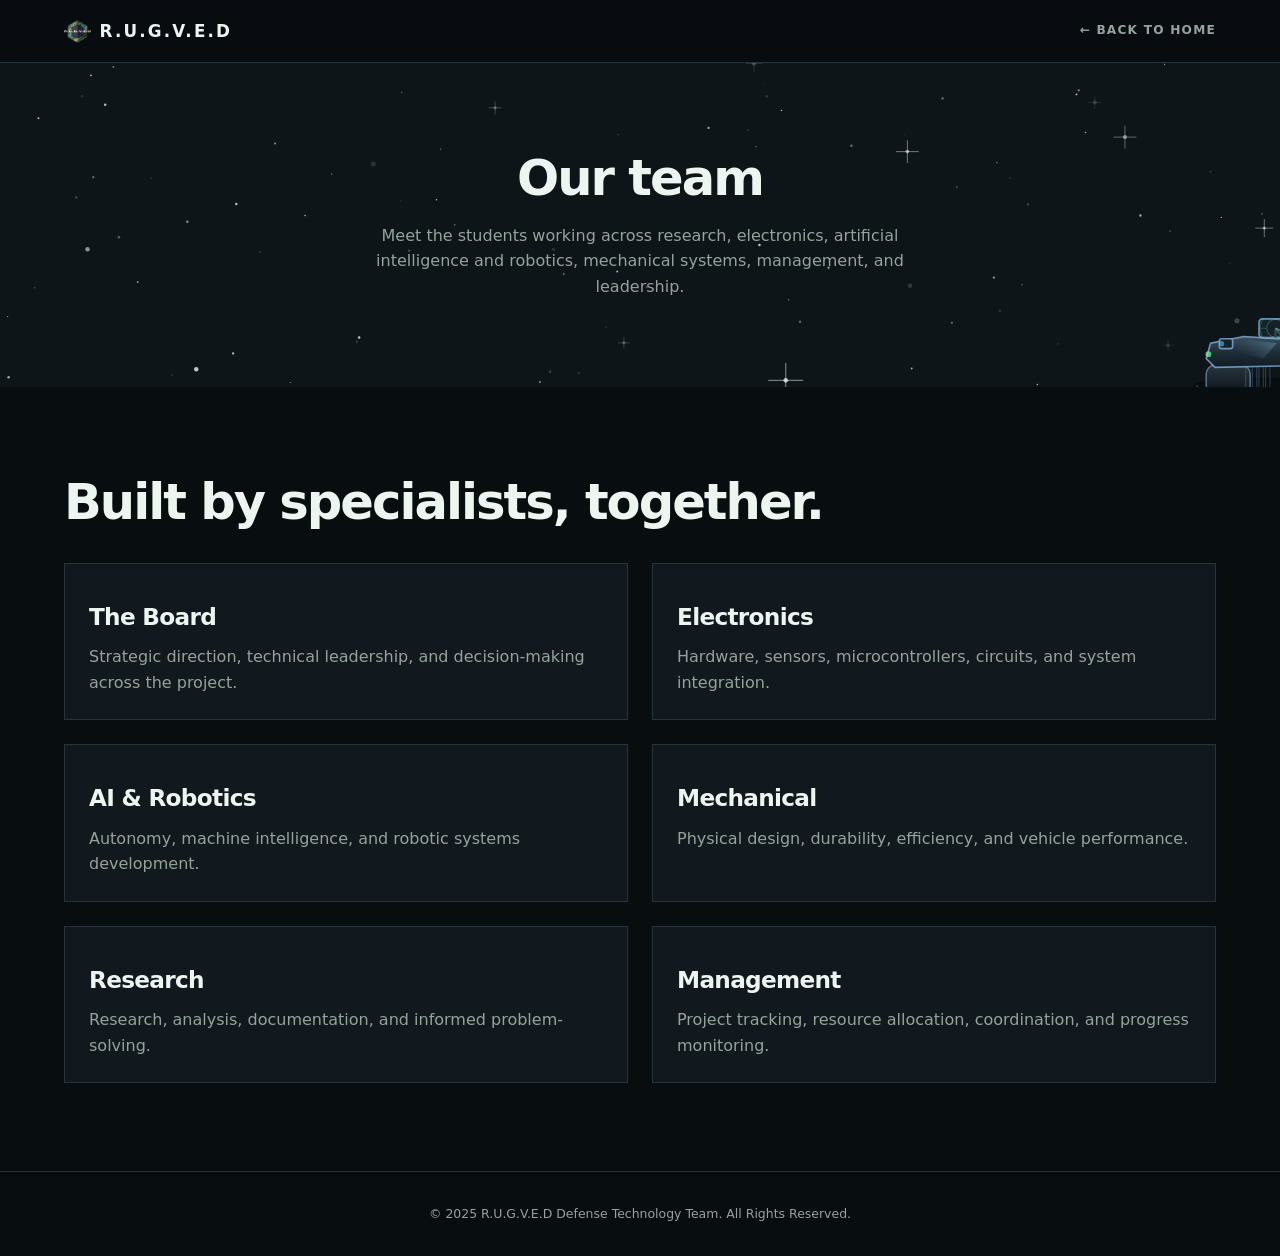
<file: team.html>
<!DOCTYPE html>
<html lang="en">
<head>
  <meta charset="UTF-8">
  <meta name="viewport" content="width=device-width, initial-scale=1.0">
  <meta name="description" content="Meet the student team behind R.U.G.V.E.D.">
  <title>Team | R.U.G.V.E.D</title>
  <link rel="stylesheet" href="style.css">
</head>
<body>
  <nav class="navbar">
    <a class="logo" href="index.html" aria-label="Go to home page"><img class="navbar-logo" src="pictures/RUGVED_removedBG.png" alt="">R.U.G.V.E.D</a>
    <a class="text-button" href="index.html">← Back to home</a>
  </nav>

  <main>
    <section class="about-section">
      <canvas class="particle-canvas" aria-hidden="true"></canvas>
      <h1>Our team</h1>
      <p class="section-intro">Meet the students working across research, electronics, artificial intelligence and robotics, mechanical systems, management, and leadership.</p>
    </section>

    <section class="projects-section">
      <div class="section-heading">
        <div>
          <h2>Built by specialists, together.</h2>
        </div>
      </div>
      <div class="project-grid team-grid">
        <article class="project-card"><div class="card-content"><h3>The Board</h3><p>Strategic direction, technical leadership, and decision-making across the project.</p></div></article>
        <article class="project-card"><div class="card-content"><h3>Electronics</h3><p>Hardware, sensors, microcontrollers, circuits, and system integration.</p></div></article>
        <article class="project-card"><div class="card-content"><h3>AI &amp; Robotics</h3><p>Autonomy, machine intelligence, and robotic systems development.</p></div></article>
        <article class="project-card"><div class="card-content"><h3>Mechanical</h3><p>Physical design, durability, efficiency, and vehicle performance.</p></div></article>
        <article class="project-card"><div class="card-content"><h3>Research</h3><p>Research, analysis, documentation, and informed problem-solving.</p></div></article>
        <article class="project-card"><div class="card-content"><h3>Management</h3><p>Project tracking, resource allocation, coordination, and progress monitoring.</p></div></article>
      </div>
    </section>
  </main>

  <footer>© 2025 R.U.G.V.E.D Defense Technology Team. All Rights Reserved.</footer>
  <script src="drones.js"></script>
</body>
</html>
</file>
<file: style.css>
:root {
  --bg: #080d10;
  --panel: #11191e;
  --panel-light: #172229;
  --line: #26333a;
  --green: #245f99;
  --text: #edf5f0;
  --muted: #94a39b;
  --font: Inter, ui-sans-serif, system-ui, -apple-system, BlinkMacSystemFont, "Segoe UI", sans-serif;
  --nav-h: 61px;
}
* {
  box-sizing: border-box;
  margin: 0;
}
html {
  scroll-behavior: smooth;
}
body {
  background: var(--bg);
  color: var(--text);
  font-family: var(--font);
  line-height: 1.6;
}
button, a {
  font: inherit;
}
button {
  cursor: pointer;
}

/* Navigation */
.navbar {
  align-items: center;
  backdrop-filter: blur(14px);
  background: rgb(8 13 16 / .88);
  border-bottom: 1px solid var(--line);
  display: flex;
  justify-content: space-between;
  padding: 1.1rem clamp(1.25rem, 5vw, 5rem);
  position: sticky;
  top: 0;
  z-index: 10;
}
.logo {
  align-items: center;
  background: none;
  border: 0;
  color: var(--text);
  display: inline-flex;
  font-size: 1.05rem;
  font-weight: 850;
  gap: .55rem;
  letter-spacing: .13em;
  padding: 0;
  text-decoration: none;
}
.navbar-logo {
  height: 26px;
  transition: filter .2s, transform .2s;
  width: auto;
}
.logo:hover .navbar-logo {
  filter: drop-shadow(0 0 8px rgb(61 143 214 / .9));
  transform: scale(1.05);
}
.logo span {
  color: var(--green);
}
.nav-links {
  display: flex;
  gap: 1.8rem;
}
.nav-links button, .nav-links a, .text-button {
  background: none;
  border: 0;
  color: var(--muted);
  font-size: .76rem;
  font-weight: 750;
  letter-spacing: .1em;
  text-decoration: none;
  text-shadow: none;
  text-transform: uppercase;
  transition: color .2s, text-shadow .2s;
}
.nav-links button:hover, .nav-links a:hover, .text-button:hover {
  color: #6fb2f0;
  text-shadow: 0 0 10px rgb(61 143 214 / .9), 0 0 22px rgb(61 143 214 / .5);
}
.menu-button {
  display: none;
}

/* Hero */
.hero {
  align-items: center;
  background-color: var(--bg);
  background-image:
    linear-gradient(rgb(36 95 153 / .07) 1px, transparent 1px),
    linear-gradient(90deg, rgb(36 95 153 / .07) 1px, transparent 1px),
    radial-gradient(circle at 18% 82%, rgb(36 95 153 / .22) 0, transparent 42%),
    radial-gradient(circle at 84% 22%, rgb(36 95 153 / .16) 0, transparent 40%),
    linear-gradient(120deg, #0d1819, var(--bg) 65%);
  background-size: 44px 44px, 44px 44px, auto, auto, auto;
  display: flex;
  height: calc(100svh - var(--nav-h));
  overflow: hidden;
  padding: clamp(1.5rem, 4vh, 3rem) clamp(1.25rem, 5vw, 5rem);
  position: relative;
  text-align: center;
}
.hero::before {
  background: linear-gradient(90deg, transparent, rgb(36 95 153 / .25), transparent);
  content: "";
  height: 1px;
  left: 0;
  position: absolute;
  right: 0;
  top: 0;
}
.particle-canvas {
  height: 100%;
  inset: 0;
  pointer-events: none;
  position: absolute;
  width: 100%;
}
.hero-grid, .hero-content {
  position: relative;
  z-index: 1;
}
.about-section > :not(.particle-canvas) {
  position: relative;
  z-index: 1;
}
.hero::after {
  background: radial-gradient(ellipse at 50% 100%, rgb(36 95 153 / .18) 0, transparent 55%);
  content: "";
  inset: auto 0 0;
  height: 30%;
  position: absolute;
}
.hero-grid {
  align-items: center;
  display: flex;
  flex-direction: column;
  gap: 3rem;
  justify-content: center;
  margin: auto;
  max-width: 840px;
  min-height: 0;
}


.hero-content {
  margin: 0 auto;
  max-width: 760px;
  text-align: center;
  width: 100%;
}
.badge, .division-tag, .eyebrow, .panel-label {
  color: var(--green);
  font-size: .7rem;
  font-weight: 800;
  letter-spacing: .14em;
  text-transform: uppercase;
}
.badge {
  border: 1px solid rgb(86 245 154 / .45);
  display: inline-flex;
  gap: .45rem;
  padding: .38rem .6rem;
}
.status-dot, .signal {
  background: var(--green);
  border-radius: 50%;
  box-shadow: 0 0 12px var(--green);
  height: .45rem;
  width: .45rem;
}
.eyebrow {
  margin-bottom: .8rem;
}
.hero .eyebrow {
  margin-top: 2rem;
}
.hero h1 {
  font-size: clamp(2.8rem, 6vw, 5.35rem);
  letter-spacing: -.055em;
  line-height: 1.02;
  margin-inline: auto;
  max-width: 700px;
}
.hero-copy {
  color: var(--muted);
  font-size: 1.1rem;
  margin: 1.5rem auto 2rem;
  max-width: 560px;
}
.hero-logo {
  display: block;
  margin: 0 auto;
  max-height: min(380px, 55vh);
  width: auto;
}
.hero-logo-button {
  background: none;
  border: 0;
  cursor: pointer;
  display: block;
  margin: 0 auto;
  padding: 0;
  transition: transform .25s;
}
.hero-logo-button:hover {
  transform: scale(1.03);
}
.hero-actions {
  align-items: center;
  display: flex;
  gap: 1.5rem;
  justify-content: center;
}
.btn {
  background: var(--green);
  border: 1px solid var(--green);
  color: #fff;
  display: inline-block;
  font-size: .77rem;
  font-weight: 850;
  letter-spacing: .09em;
  padding: .85rem 1.2rem;
  text-decoration: none;
  text-transform: uppercase;
  transition: transform .2s, box-shadow .2s, background-color .2s, border-color .2s, color .2s;
}
.btn:hover {
  background: #3d8fd6;
  border-color: #3d8fd6;
  box-shadow: 0 0 18px rgb(61 143 214 / .75), 0 0 40px rgb(61 143 214 / .45);
  color: #fff;
  transform: translateY(-2px);
}
.mission-panel {
  align-self: center;
  background: rgb(9 17 20 / .72);
  border: 1px solid var(--line);
  max-width: 480px;
  padding: 1.6rem;
  width: 100%;
}
.mission-line {
  align-items: center;
  border-bottom: 1px solid var(--line);
  display: flex;
  font-size: .95rem;
  gap: .7rem;
  justify-content: center;
  padding: 1.2rem 0;
}
.mission-stats {
  display: grid;
  grid-template-columns: 1fr 1fr;
  padding: 1.3rem 0;
}
.mission-stats div + div {
  border-left: 1px solid var(--line);
  padding-left: 1.1rem;
}
.mission-stats strong, .mission-stats span {
  display: block;
}
.mission-stats strong {
  font-size: 1.55rem;
}
.mission-stats span {
  color: var(--muted);
  font-size: .62rem;
  font-weight: 700;
  letter-spacing: .08em;
}
.status-button {
  background: transparent;
  border: 1px solid #456154;
  color: var(--green);
  font-size: .72rem;
  font-weight: 700;
  padding: .55rem .7rem;
  text-transform: uppercase;
}

/* Page sections */
section {
  padding: 5.5rem clamp(1.25rem, 5vw, 5rem);
}
.about-section {
  background: #0d1519;
  position: relative;
  text-align: center;
}
.section-kicker {
  margin-bottom: .5rem;
}
.about-section h1, .about-section h2, .section-heading h2, .join-card h2 {
  font-size: clamp(2rem, 4vw, 3.1rem);
  letter-spacing: -.04em;
  line-height: 1.12;
}
.section-intro {
  color: var(--muted);
  margin: 1rem auto 0;
  max-width: 560px;
}
.image-placeholder {
  align-items: center;
  background: var(--panel);
  border: 1px dashed #456154;
  color: var(--muted);
  display: flex;
  font-size: .78rem;
  font-weight: 800;
  justify-content: center;
  letter-spacing: .1em;
  margin: 2rem auto 0;
  max-width: 640px;
  min-height: 260px;
  text-transform: uppercase;
  width: 100%;
}
.image-placeholder img {
  height: 100%;
  object-fit: cover;
  width: 100%;
}

/* Subsystem cards and detail pages */
.card-link {
  color: inherit;
  display: block;
  text-decoration: none;
  transition: border-color .25s, transform .25s, box-shadow .25s;
}
.card-link:hover {
  border-color: #3d8fd6;
  box-shadow: 0 0 22px rgb(61 143 214 / .3);
  transform: translateY(-5px);
}
.card-link .card-content h3 {
  transition: color .2s, text-shadow .2s;
}
.card-link:hover .card-content h3 {
  color: #6fb2f0;
  text-shadow: 0 0 12px rgb(61 143 214 / .7);
}
.card-more {
  color: var(--green);
  display: inline-block;
  font-size: .78rem;
  font-weight: 800;
  letter-spacing: .06em;
  margin-top: 1.1rem;
  text-transform: uppercase;
  transition: color .2s, text-shadow .2s;
}
.card-link:hover .card-more {
  color: #6fb2f0;
  text-shadow: 0 0 10px rgb(61 143 214 / .8);
}
.detail-intro {
  color: var(--muted);
  margin: 1rem auto 0;
  max-width: 680px;
}
.focus-list {
  display: grid;
  gap: 1px;
  grid-template-columns: repeat(auto-fit, minmax(230px, 1fr));
  margin-top: 2.5rem;
}
.focus-list li {
  background: var(--panel);
  border: 1px solid var(--line);
  list-style: none;
  padding: 1.4rem;
}
.focus-list h3 {
  font-size: 1.1rem;
  letter-spacing: -.02em;
  margin-bottom: .5rem;
}
.focus-list p {
  color: var(--muted);
  font-size: .92rem;
}
.back-link {
  color: var(--green);
  display: inline-block;
  font-size: .76rem;
  font-weight: 800;
  letter-spacing: .1em;
  margin-bottom: 1.4rem;
  text-transform: uppercase;
  transition: color .2s, text-shadow .2s;
}
.back-link:hover {
  color: #6fb2f0;
  text-decoration: underline;
  text-shadow: 0 0 10px rgb(61 143 214 / .8);
}
.projects-section {
  margin: auto;
  max-width: 1280px;
}
.section-heading {
  align-items: flex-end;
  display: flex;
  justify-content: space-between;
  margin-bottom: 2rem;
}
.filters {
  display: flex;
  gap: .4rem;
}
.filters button {
  background: transparent;
  border: 1px solid var(--line);
  color: var(--muted);
  font-size: .75rem;
  padding: .5rem .75rem;
  transition: border-color .2s, color .2s, box-shadow .2s, background-color .2s;
}
.filters button.active, .filters button:hover {
  background: rgb(61 143 214 / .1);
  border-color: #3d8fd6;
  box-shadow: 0 0 14px rgb(61 143 214 / .45);
  color: #6fb2f0;
}
.project-grid {
  display: grid;
  gap: 1.5rem;
  grid-template-columns: repeat(2, minmax(0, 1fr));
}
.project-card {
  background: var(--panel);
  border: 1px solid var(--line);
  overflow: hidden;
  transition: border-color .25s, transform .25s;
}
.about-grid {
  margin-top: 2rem;
}
.project-card:hover {
  border-color: #568168;
  transform: translateY(-5px);
}
.project-card img {
  display: block;
  height: 300px;
  object-fit: cover;
  width: 100%;
}
.card-content {
  padding: 1.5rem;
}
.card-content h3 {
  font-size: 1.45rem;
  letter-spacing: -.03em;
  margin: .6rem 0;
}
.card-content p, .join-card p, .project-modal p {
  color: var(--muted);
}
.details-button {
  background: transparent;
  border: 0;
  color: var(--green);
  font-size: .78rem;
  font-weight: 800;
  margin-top: 1.2rem;
  padding: 0;
  text-transform: uppercase;
  transition: color .2s, text-shadow .2s;
}
.details-button:hover {
  color: #6fb2f0;
  text-shadow: 0 0 10px rgb(61 143 214 / .85), 0 0 20px rgb(61 143 214 / .45);
}

/* Sponsors */
.sponsors-section {
  background: #0d1519;
  text-align: center;
}
.sponsors-section h2 {
  font-size: clamp(2rem, 4vw, 3.1rem);
  letter-spacing: -.04em;
  line-height: 1.12;
}
.sponsor-grid {
  display: grid;
  gap: 1rem;
  grid-template-columns: repeat(4, minmax(0, 1fr));
  margin: 2rem auto 0;
  max-width: 980px;
}
.sponsor-logo {
  align-items: center;
  background: var(--panel);
  border: 1px solid var(--line);
  display: flex;
  color: var(--muted);
  font-size: .72rem;
  font-weight: 800;
  justify-content: center;
  letter-spacing: .1em;
  min-height: 140px;
  padding: 1rem;
  text-align: center;
  text-transform: uppercase;
}
.sponsor-cta {
  margin-top: 2rem;
}

/* Join callout and footer */
.join-section {
  padding-top: 2rem;
}
.join-card {
  background: linear-gradient(125deg, #13231d, #101a1e);
  border: 1px solid #385443;
  margin: auto;
  max-width: 780px;
  padding: clamp(2rem, 6vw, 4rem);
  text-align: center;
}
.join-card h2 {
  margin-bottom: 1rem;
}
.join-card p {
  margin: 0 auto 2rem;
  max-width: 570px;
}
.join-card .eyebrow {
  color: var(--green);
}
.btn-secondary {
  background: transparent;
  color: var(--text);
}
.btn-secondary:hover {
  background: rgb(61 143 214 / .12);
  border-color: #3d8fd6;
  color: #6fb2f0;
}
footer {
  border-top: 1px solid var(--line);
  color: var(--muted);
  font-size: .78rem;
  padding: 2rem 1.25rem;
  text-align: center;
}
.modal-backdrop {
  align-items: center;
  background: rgb(0 0 0 / .72);
  display: flex;
  inset: 0;
  justify-content: center;
  padding: 1.25rem;
  position: fixed;
  z-index: 20;
}
.modal-backdrop[hidden] {
  display: none;
}
.project-modal {
  background: var(--panel-light);
  border: 1px solid #4f6f5b;
  max-width: 570px;
  padding: 2.4rem;
  position: relative;
}
.project-modal h2 {
  font-size: 2rem;
  letter-spacing: -.04em;
  margin: .7rem 0;
}
.close-button {
  background: none;
  border: 0;
  color: var(--muted);
  font-size: 2rem;
  line-height: 1;
  position: absolute;
  right: 1rem;
  top: .8rem;
}
.tag-list {
  display: flex;
  flex-wrap: wrap;
  gap: .5rem;
  margin-top: 1.5rem;
}
.tag-list span {
  border: 1px solid #476353;
  color: var(--green);
  font-size: .66rem;
  font-weight: 800;
  letter-spacing: .08em;
  padding: .3rem .45rem;
}

/* Timeline */
.timeline-section {
  margin: auto;
  max-width: 780px;
}
.timeline {
  border-left: 1px solid var(--line);
  list-style: none;
  margin: 0;
  padding: 0 0 0 2rem;
}
.timeline-item {
  border-left: 1px solid transparent;
  margin-left: -2rem;
  padding: 0 0 2.5rem 2rem;
  position: relative;
}
.timeline-item:last-child {
  padding-bottom: 0;
}
.timeline-item::before {
  background: var(--green);
  border: 3px solid var(--bg);
  border-radius: 50%;
  box-shadow: 0 0 0 1px var(--green);
  content: "";
  height: 1rem;
  left: -2rem;
  position: absolute;
  top: .25rem;
  width: 1rem;
}
.timeline-item h3 {
  font-size: 1.25rem;
  letter-spacing: -.02em;
  margin: .4rem 0;
}
.timeline-item p {
  color: var(--muted);
  max-width: 520px;
}
.timeline-date {
  color: var(--green);
  font-size: .72rem;
  font-weight: 800;
  letter-spacing: .12em;
  text-transform: uppercase;
}

/* Responsive layout */
@media (max-width: 700px) {
  .hero {
    min-height: auto;
  }
  .hero-grid, .project-grid {
    grid-template-columns: 1fr;
  }
  .mission-panel {
    max-width: 450px;
  }
  .section-heading {
    align-items: flex-start;
    flex-direction: column;
    gap: 1.5rem;
  }
  .menu-button {
    background: none;
    border: 0;
    color: var(--text);
    display: block;
    font-size: 1.5rem;
  }
  .nav-links {
    background: #0d1519;
    border-bottom: 1px solid var(--line);
    display: none;
    flex-direction: column;
    gap: 1.1rem;
    left: 0;
    padding: 1.5rem 5%;
    position: absolute;
    top: 100%;
    width: 100%;
  }
  .nav-links.is-open {
    display: flex;
  }
  .nav-links button, .nav-links a {
    text-align: left;
  }
  .hero-actions {
    align-items: flex-start;
    flex-direction: column;
    gap: 1rem;
  }
  .sponsor-grid {
    grid-template-columns: repeat(2, minmax(0, 1fr));
  }
  .project-card img {
    height: 240px;
  }
}

/* Dynamic layer */
.scroll-progress {
  background: linear-gradient(90deg, #245f99, #6fb2f0);
  height: 2px;
  left: 0;
  position: fixed;
  top: 0;
  transform: scaleX(0);
  transform-origin: 0 50%;
  width: 100%;
  z-index: 30;
}
.navbar { transition: box-shadow .25s, background-color .25s; }
.navbar.scrolled { background: rgb(8 13 16 / .96); box-shadow: 0 8px 28px rgb(0 0 0 / .4); }
.nav-links .active { color: #6fb2f0; text-shadow: 0 0 10px rgb(61 143 214 / .9); }

.typed {
  color: #6fb2f0;
  font-size: clamp(.8rem, 2vw, 1rem);
  font-weight: 700;
  letter-spacing: .12em;
  margin: 1.5rem auto 0;
  max-width: 560px;
  min-height: 3.2em;
}
.typed::after { animation: caret 1s steps(2) infinite; content: "|"; margin-left: 2px; }

.reveal { opacity: 0; }
.reveal.in { animation: rise .7s cubic-bezier(.2, .7, .2, 1) var(--d, 0ms) backwards; opacity: 1; }

.project-card { position: relative; }
.project-card::after {
  background: radial-gradient(320px circle at var(--mx, 50%) var(--my, 50%), rgb(61 143 214 / .18), transparent 60%);
  content: "";
  inset: 0;
  opacity: 0;
  pointer-events: none;
  position: absolute;
  transition: opacity .3s;
}
.project-card:hover::after { opacity: 1; }

.modal-backdrop:not([hidden]) { animation: fade .2s ease-out; }
.project-modal { animation: pop .28s cubic-bezier(.2, .8, .2, 1); }

@keyframes caret { 50% { opacity: 0; } }
@keyframes rise { from { opacity: 0; transform: translateY(26px); } }
@keyframes fade { from { opacity: 0; } }
@keyframes pop { from { opacity: 0; transform: scale(.94) translateY(12px); } }

@media (prefers-reduced-motion: reduce) {
  *, *::before, *::after { animation: none !important; transition: none !important; }
  .reveal { opacity: 1; }
}
</file>
